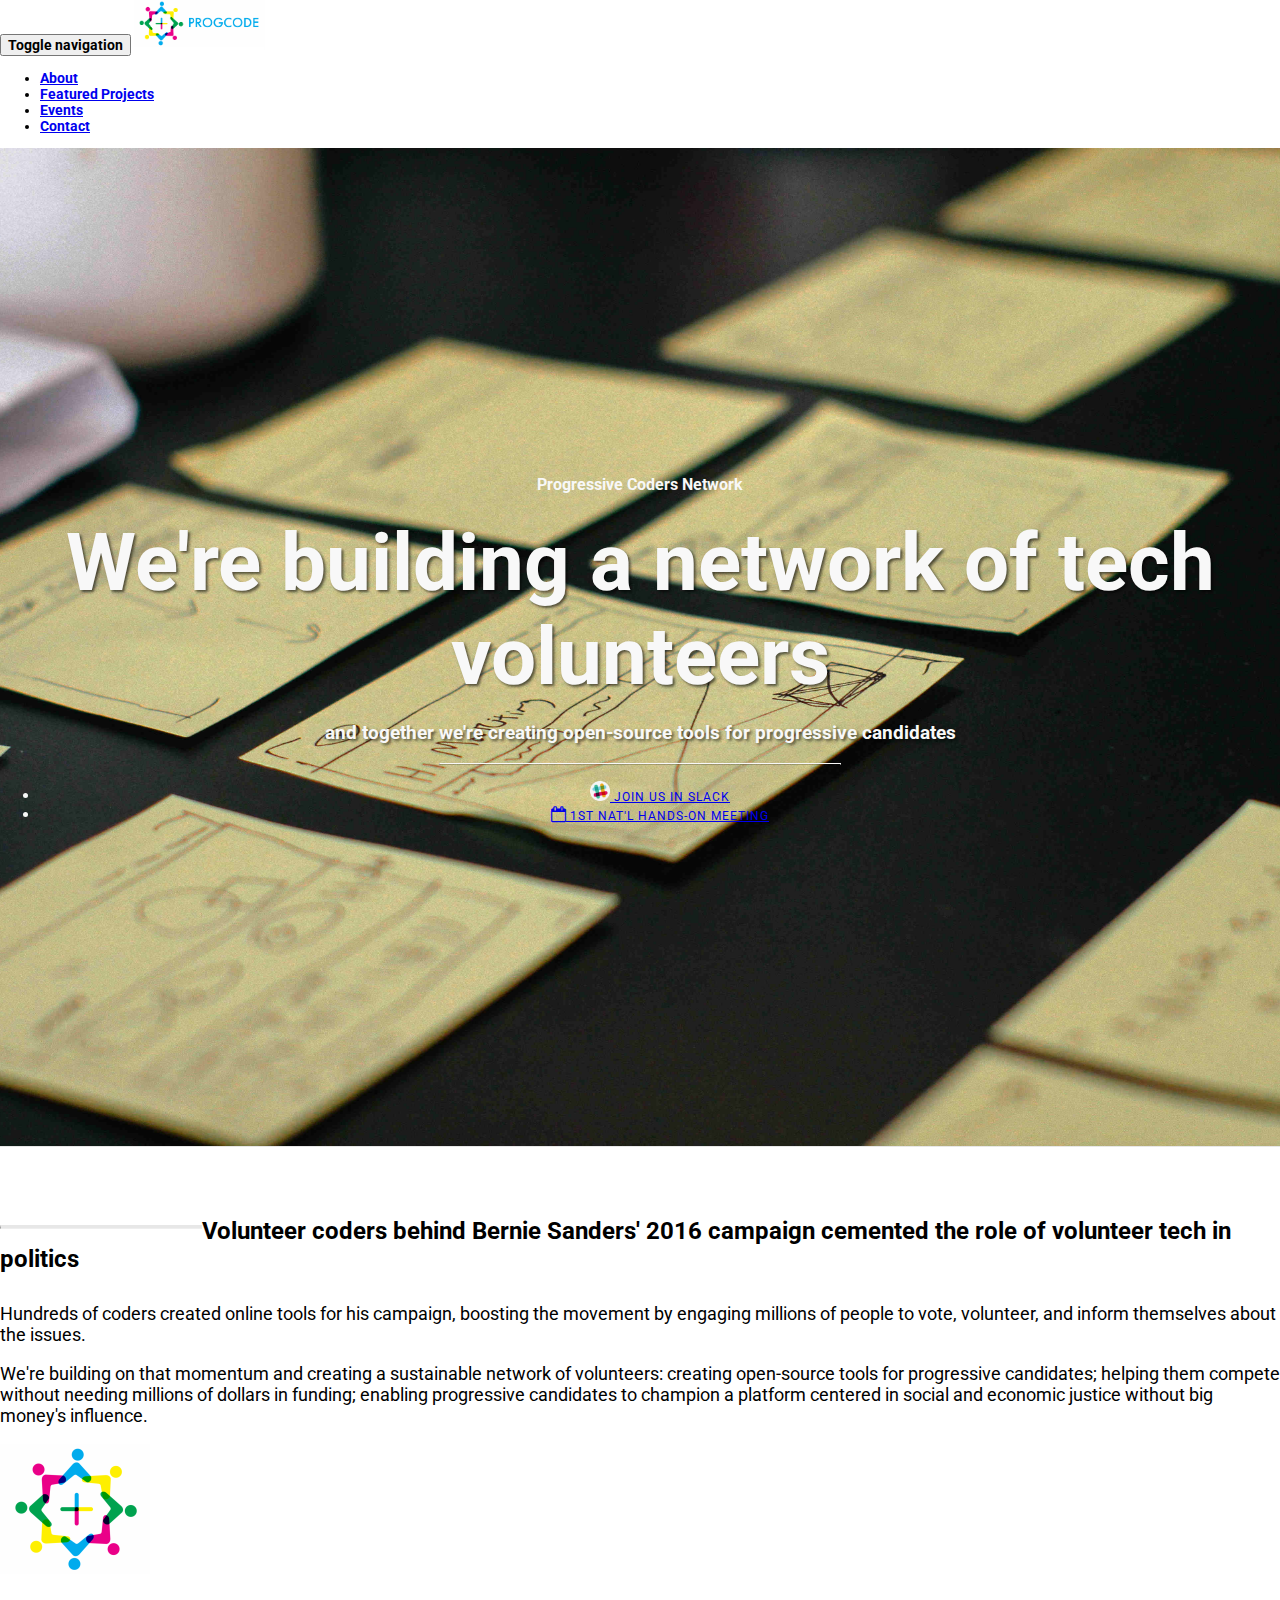
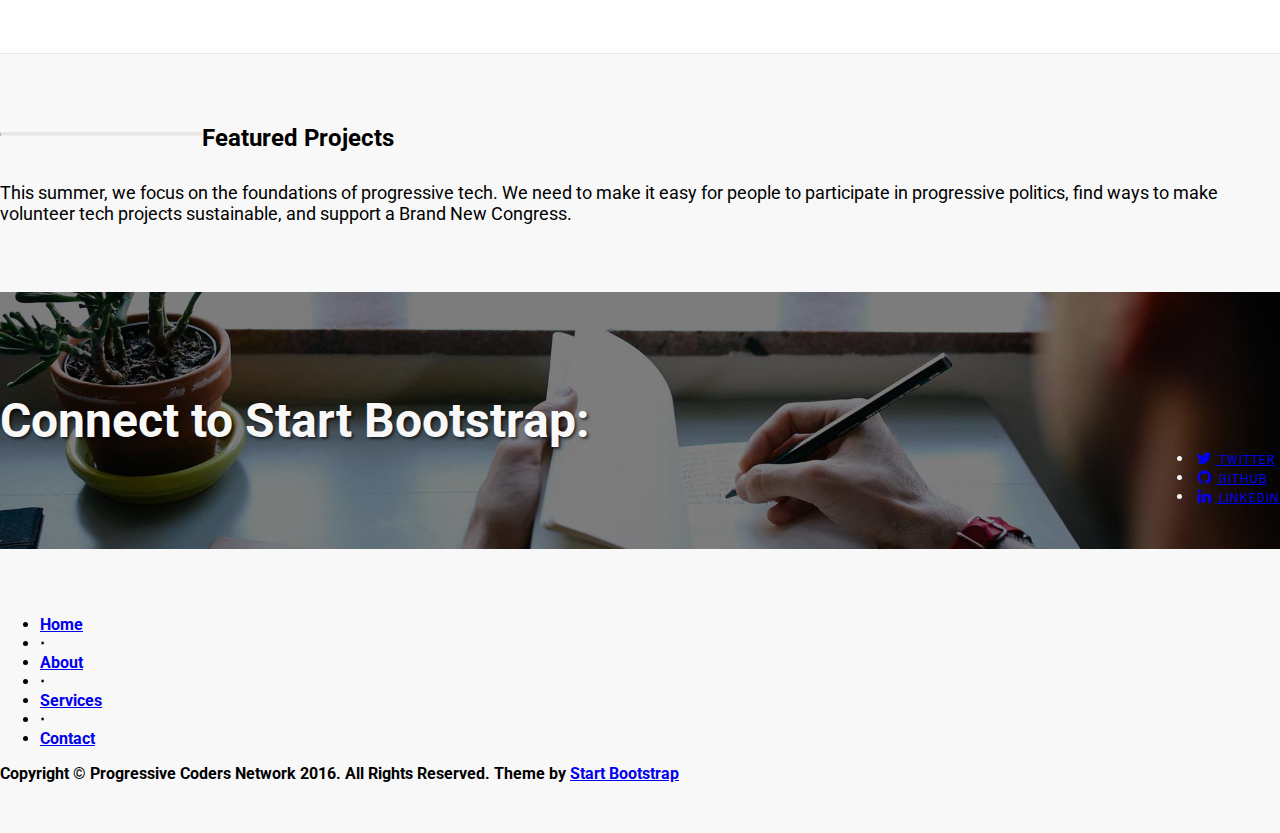
<file: index.html>
<!DOCTYPE html>
<html lang="en">

<head>

    <meta charset="utf-8">
    <meta http-equiv="X-UA-Compatible" content="IE=edge">
    <meta name="viewport" content="width=device-width, initial-scale=1">
    <meta name="description" content="">
    <meta name="author" content="">

    <title>Progressive Coders Network</title>

    <!-- Bootstrap Core CSS -->
    <!-- <link href="css/bootstrap.min.css" rel="stylesheet"> -->

    <link rel="stylesheet" href="https://maxcdn.bootstrapcdn.com/bootstrap/3.3.6/css/bootstrap.min.css" integrity="sha384-1q8mTJOASx8j1Au+a5WDVnPi2lkFfwwEAa8hDDdjZlpLegxhjVME1fgjWPGmkzs7" crossorigin="anonymous">

    <!-- Custom CSS -->
    <link href="css/app.css" rel="stylesheet">

    <!-- Custom Fonts -->
    <link href="font-awesome/css/font-awesome.min.css" rel="stylesheet" type="text/css">

    <!-- HTML5 Shim and Respond.js IE8 support of HTML5 elements and media queries -->
    <!-- WARNING: Respond.js doesn't work if you view the page via file:// -->
    <!--[if lt IE 9]>
        <script src="https://oss.maxcdn.com/libs/html5shiv/3.7.0/html5shiv.js"></script>
        <script src="https://oss.maxcdn.com/libs/respond.js/1.4.2/respond.min.js"></script>
    <![endif]-->

</head>

<body>

    <!-- Navigation -->
    <nav class="navbar navbar-default navbar-fixed-top topnav" role="navigation">
        <div class="container topnav">
            <!-- Brand and toggle get grouped for better mobile display -->
            <div class="navbar-header">
                <button type="button" class="navbar-toggle" data-toggle="collapse" data-target="#bs-example-navbar-collapse-1">
                    <span class="sr-only">Toggle navigation</span>
                    <span class="icon-bar"></span>
                    <span class="icon-bar"></span>
                    <span class="icon-bar"></span>
                </button>
                <a class="navbar-brand topnav" href="#"><img src='./img/logo.png' /></a>
            </div>
            <!-- Collect the nav links, forms, and other content for toggling -->
            <div class="collapse navbar-collapse" id="bs-example-navbar-collapse-1">
                <ul class="nav navbar-nav navbar-right">
                    <li>
                        <a href="#about">About</a>
                    </li>
                    <li>
                        <a href="#projects">Featured Projects</a>
                    </li>
                    <li>
                        <a href="#events">Events</a>
                    </li>
                    <li>
                        <a href="#contact">Contact</a>
                    </li>
                </ul>
            </div>
            <!-- /.navbar-collapse -->
        </div>
        <!-- /.container -->
    </nav>


    <!-- Header -->
    <a name="about"></a>
    <div class="intro-header">
        <div class="container">

            <div class="row">
                <div class="col-lg-12">
                    <div class="intro-message">
                        <h4>Progressive Coders Network</h4>
                        <h1>We're building a network of tech volunteers</h1>
                        <h3>and together we're creating open-source tools for progressive candidates</h3>
                        <hr class="intro-divider">
                        <ul class="list-inline intro-social-buttons">
                          <li>
                              <a href="http://slack.progcode.co" class="btn btn-default btn-lg"><img src='./img/slack.png' height="20" width="20"> <span class="network-name">Join us in Slack</span></a>
                          </li>
                          <li>
                              <a href="https://actionnetwork.org/events/1st-progressive-coders-network-natl-hands-on-meeting" class="btn btn-default btn-lg"><i class="fa fa-calendar-o" aria-hidden="true"></i> <span class="network-name">1st Nat'l Hands-On Meeting</span></a>
                          </li>
                        </ul>
                    </div>
                </div>
            </div>

        </div>
        <!-- /.container -->

    </div>
    <div class="content-section-b">
        <div class="container">
          <div class="row">
            <div class="col-lg-2"></div>
            <div class="col-lg-8">
              <hr class="section-heading-spacer">
              <div class="clearfix"></div>
              <h2 class="section-heading">Volunteer coders behind Bernie Sanders' 2016 campaign cemented the role of volunteer tech in politics</h2>
              <p class="lead"> 
                Hundreds of coders created online tools for his campaign, boosting the movement 
                by engaging millions of people to vote, volunteer, and inform themselves about the issues. 
              </p>
              <p class="lead">
                We're building on that momentum and creating a sustainable network of volunteers: creating open-source tools
                for progressive candidates; helping them compete without needing millions of dollars in funding; enabling
                progressive candidates to champion a platform centered in social and economic justice without big money's influence.
              </p>
              <p class="text-center">
                <img src='./img/logo-only.png' />
              </p>
            </div>
          </div>
        </div>
    </div>
    <!-- /.intro-header -->

    <!-- Page Content -->

	<a  name="projects"></a>
    <!-- /.content-section-b -->

    <div id="projects-area" class="content-section-a">

        <div class="container">

            <div class="row">
                <div class="col-lg-8 col-sm-6">
                    <hr class="section-heading-spacer">
                    <div class="clearfix"></div>
                    <h2 class="section-heading">Featured Projects</h2>
                    <p class="lead">This summer, we focus on the foundations of progressive tech. We need to make it easy for people to participate in progressive politics, find ways to make volunteer tech projects sustainable, and support a Brand&nbsp;New&nbsp;Congress.</p>
                </div>
            </div>
            <div class="row" id="projects-container">
            </div>
        </div>
        <!-- /.container -->

    </div>
    <!-- /.content-section-a -->

	<a  name="contact"></a>
    <div class="banner">

        <div class="container">

            <div class="row">
                <div class="col-lg-6">
                    <h2>Connect to Start Bootstrap:</h2>
                </div>
                <div class="col-lg-6">
                    <ul class="list-inline banner-social-buttons">
                        <li>
                            <a href="https://twitter.com/SBootstrap" class="btn btn-default btn-lg"><i class="fa fa-twitter fa-fw"></i> <span class="network-name">Twitter</span></a>
                        </li>
                        <li>
                            <a href="https://github.com/IronSummitMedia/startbootstrap" class="btn btn-default btn-lg"><i class="fa fa-github fa-fw"></i> <span class="network-name">Github</span></a>
                        </li>
                        <li>
                            <a href="#" class="btn btn-default btn-lg"><i class="fa fa-linkedin fa-fw"></i> <span class="network-name">Linkedin</span></a>
                        </li>
                    </ul>
                </div>
            </div>

        </div>
        <!-- /.container -->

    </div>
    <!-- /.banner -->

    <!-- Footer -->
    <footer>
        <div class="container">
            <div class="row">
                <div class="col-lg-12">
                    <ul class="list-inline">
                        <li>
                            <a href="#">Home</a>
                        </li>
                        <li class="footer-menu-divider">&sdot;</li>
                        <li>
                            <a href="#about">About</a>
                        </li>
                        <li class="footer-menu-divider">&sdot;</li>
                        <li>
                            <a href="#services">Services</a>
                        </li>
                        <li class="footer-menu-divider">&sdot;</li>
                        <li>
                            <a href="#contact">Contact</a>
                        </li>
                    </ul>
                    <p class="copyright text-muted small">Copyright &copy; Progressive Coders Network 2016. All Rights Reserved. Theme by <a href='http://startbootstrap.com/' target='_blank'>Start Bootstrap</a></p>
                </div>
            </div>
        </div>
    </footer>

    <!-- jQuery -->
    <script src="js/jquery.js"></script>

    <!-- Bootstrap Core JavaScript -->
    <!-- <script src="js/bootstrap.min.js"></script> -->
    <script src="https://maxcdn.bootstrapcdn.com/bootstrap/3.3.6/js/bootstrap.min.js" integrity="sha384-0mSbJDEHialfmuBBQP6A4Qrprq5OVfW37PRR3j5ELqxss1yVqOtnepnHVP9aJ7xS" crossorigin="anonymous"></script>

    <script src="https://d3js.org/d3.v4.min.js"></script>
    <script type="text/javascript">
    var func = function(window, d3, $) {
      console.log("X", d3);
      d3.json("./data.json", function(data) {
        d3.select("#projects-container").selectAll(".project-content-container")
          .data(data)
          .enter()
          .append("div")
            .attr("class", "project-content-container col-lg-4 col-sm-6")
            .html(function(d) { return `
            <div class='project-item'>
              <div class='project-image' style='background-image: url(${d.site_image})'>
                <div class='spiel'>
                  <hr class='section-heading-spacer'>
                  <div class='clearfix'></div>
                  <p>${d.description}</p>
                </div>
              </div>
              <div class='project-details'>
                <div>
                  <span class='owner-image' style='background-image: url(${d.owner_image})'></span>
                  <h4><a href='${d.site_url}'>${d.name}</a></h4>
                  <h5><a href='${d.owner_url}'>${d.owner}</a></h5>
                </div>
                <div class='clearfix'></div>
                <div class='links-area'>
                  <a href='http://slack.progcode.co' 
                    data-toggle="tooltip" 
                    title="${d.channel}"
                    data-placement="top"
                    class='proj-links'><img src='./img/slack.png' height='20' width='20'></a>&nbsp;
                  <a href='${d.project_url}' 
                    data-toggle="tooltip" 
                    title="Contribute"
                    data-placement="top"
                    class='proj-links'><i class='fa fa-github fa-fw' aria-hidden='true'></i></a>
                </div>
              </div>
            </div>
            `});
            
        $(function () {
          $('[data-toggle="tooltip"]').tooltip()
        })
      });
      
    }(window, d3, jQuery);
    
    
    </script>
</body>

</html>
</file>
<file: css/app.css>
@import "https://fonts.googleapis.com/css?family=Roboto:300,400,700,900";
/*! normalize.css v4.1.1 | MIT License | github.com/necolas/normalize.css */
/**
 * 1. Change the default font family in all browsers (opinionated).
 * 2. Prevent adjustments of font size after orientation changes in IE and iOS.
 */
html {
  font-family: sans-serif;
  /* 1 */
  -ms-text-size-adjust: 100%;
  /* 2 */
  -webkit-text-size-adjust: 100%;
  /* 2 */ }

/**
 * Remove the margin in all browsers (opinionated).
 */
body {
  margin: 0; }

/* HTML5 display definitions
   ========================================================================== */
/**
 * Add the correct display in IE 9-.
 * 1. Add the correct display in Edge, IE, and Firefox.
 * 2. Add the correct display in IE.
 */
article,
aside,
details,
figcaption,
figure,
footer,
header,
main,
menu,
nav,
section,
summary {
  /* 1 */
  display: block; }

/**
 * Add the correct display in IE 9-.
 */
audio,
canvas,
progress,
video {
  display: inline-block; }

/**
 * Add the correct display in iOS 4-7.
 */
audio:not([controls]) {
  display: none;
  height: 0; }

/**
 * Add the correct vertical alignment in Chrome, Firefox, and Opera.
 */
progress {
  vertical-align: baseline; }

/**
 * Add the correct display in IE 10-.
 * 1. Add the correct display in IE.
 */
template,
[hidden] {
  display: none; }

/* Links
   ========================================================================== */
/**
 * 1. Remove the gray background on active links in IE 10.
 * 2. Remove gaps in links underline in iOS 8+ and Safari 8+.
 */
a {
  background-color: transparent;
  /* 1 */
  -webkit-text-decoration-skip: objects;
  /* 2 */ }

/**
 * Remove the outline on focused links when they are also active or hovered
 * in all browsers (opinionated).
 */
a:active,
a:hover {
  outline-width: 0; }

/* Text-level semantics
   ========================================================================== */
/**
 * 1. Remove the bottom border in Firefox 39-.
 * 2. Add the correct text decoration in Chrome, Edge, IE, Opera, and Safari.
 */
abbr[title] {
  border-bottom: none;
  /* 1 */
  text-decoration: underline;
  /* 2 */
  text-decoration: underline dotted;
  /* 2 */ }

/**
 * Prevent the duplicate application of `bolder` by the next rule in Safari 6.
 */
b,
strong {
  font-weight: inherit; }

/**
 * Add the correct font weight in Chrome, Edge, and Safari.
 */
b,
strong {
  font-weight: bolder; }

/**
 * Add the correct font style in Android 4.3-.
 */
dfn {
  font-style: italic; }

/**
 * Correct the font size and margin on `h1` elements within `section` and
 * `article` contexts in Chrome, Firefox, and Safari.
 */
h1 {
  font-size: 2em;
  margin: 0.67em 0; }

/**
 * Add the correct background and color in IE 9-.
 */
mark {
  background-color: #ff0;
  color: #000; }

/**
 * Add the correct font size in all browsers.
 */
small {
  font-size: 80%; }

/**
 * Prevent `sub` and `sup` elements from affecting the line height in
 * all browsers.
 */
sub,
sup {
  font-size: 75%;
  line-height: 0;
  position: relative;
  vertical-align: baseline; }

sub {
  bottom: -0.25em; }

sup {
  top: -0.5em; }

/* Embedded content
   ========================================================================== */
/**
 * Remove the border on images inside links in IE 10-.
 */
img {
  border-style: none; }

/**
 * Hide the overflow in IE.
 */
svg:not(:root) {
  overflow: hidden; }

/* Grouping content
   ========================================================================== */
/**
 * 1. Correct the inheritance and scaling of font size in all browsers.
 * 2. Correct the odd `em` font sizing in all browsers.
 */
code,
kbd,
pre,
samp {
  font-family: monospace, monospace;
  /* 1 */
  font-size: 1em;
  /* 2 */ }

/**
 * Add the correct margin in IE 8.
 */
figure {
  margin: 1em 40px; }

/**
 * 1. Add the correct box sizing in Firefox.
 * 2. Show the overflow in Edge and IE.
 */
hr {
  box-sizing: content-box;
  /* 1 */
  height: 0;
  /* 1 */
  overflow: visible;
  /* 2 */ }

/* Forms
   ========================================================================== */
/**
 * 1. Change font properties to `inherit` in all browsers (opinionated).
 * 2. Remove the margin in Firefox and Safari.
 */
button,
input,
select,
textarea {
  font: inherit;
  /* 1 */
  margin: 0;
  /* 2 */ }

/**
 * Restore the font weight unset by the previous rule.
 */
optgroup {
  font-weight: bold; }

/**
 * Show the overflow in IE.
 * 1. Show the overflow in Edge.
 */
button,
input {
  /* 1 */
  overflow: visible; }

/**
 * Remove the inheritance of text transform in Edge, Firefox, and IE.
 * 1. Remove the inheritance of text transform in Firefox.
 */
button,
select {
  /* 1 */
  text-transform: none; }

/**
 * 1. Prevent a WebKit bug where (2) destroys native `audio` and `video`
 *    controls in Android 4.
 * 2. Correct the inability to style clickable types in iOS and Safari.
 */
button,
html [type="button"],
[type="reset"],
[type="submit"] {
  -webkit-appearance: button;
  /* 2 */ }

/**
 * Remove the inner border and padding in Firefox.
 */
button::-moz-focus-inner,
[type="button"]::-moz-focus-inner,
[type="reset"]::-moz-focus-inner,
[type="submit"]::-moz-focus-inner {
  border-style: none;
  padding: 0; }

/**
 * Restore the focus styles unset by the previous rule.
 */
button:-moz-focusring,
[type="button"]:-moz-focusring,
[type="reset"]:-moz-focusring,
[type="submit"]:-moz-focusring {
  outline: 1px dotted ButtonText; }

/**
 * Change the border, margin, and padding in all browsers (opinionated).
 */
fieldset {
  border: 1px solid #c0c0c0;
  margin: 0 2px;
  padding: 0.35em 0.625em 0.75em; }

/**
 * 1. Correct the text wrapping in Edge and IE.
 * 2. Correct the color inheritance from `fieldset` elements in IE.
 * 3. Remove the padding so developers are not caught out when they zero out
 *    `fieldset` elements in all browsers.
 */
legend {
  box-sizing: border-box;
  /* 1 */
  color: inherit;
  /* 2 */
  display: table;
  /* 1 */
  max-width: 100%;
  /* 1 */
  padding: 0;
  /* 3 */
  white-space: normal;
  /* 1 */ }

/**
 * Remove the default vertical scrollbar in IE.
 */
textarea {
  overflow: auto; }

/**
 * 1. Add the correct box sizing in IE 10-.
 * 2. Remove the padding in IE 10-.
 */
[type="checkbox"],
[type="radio"] {
  box-sizing: border-box;
  /* 1 */
  padding: 0;
  /* 2 */ }

/**
 * Correct the cursor style of increment and decrement buttons in Chrome.
 */
[type="number"]::-webkit-inner-spin-button,
[type="number"]::-webkit-outer-spin-button {
  height: auto; }

/**
 * 1. Correct the odd appearance in Chrome and Safari.
 * 2. Correct the outline style in Safari.
 */
[type="search"] {
  -webkit-appearance: textfield;
  /* 1 */
  outline-offset: -2px;
  /* 2 */ }

/**
 * Remove the inner padding and cancel buttons in Chrome and Safari on OS X.
 */
[type="search"]::-webkit-search-cancel-button,
[type="search"]::-webkit-search-decoration {
  -webkit-appearance: none; }

/**
 * Correct the text style of placeholders in Chrome, Edge, and Safari.
 */
::-webkit-input-placeholder {
  color: inherit;
  opacity: 0.54; }

/**
 * 1. Correct the inability to style clickable types in iOS and Safari.
 * 2. Change font properties to `inherit` in Safari.
 */
::-webkit-file-upload-button {
  -webkit-appearance: button;
  /* 1 */
  font: inherit;
  /* 2 */ }

/*!
 * Start Bootstrap - Landing Page Bootstrap Theme (http://startbootstrap.com)
 * Code licensed under the Apache License v2.0.
 * For details, see http://www.apache.org/licenses/LICENSE-2.0.
 */
body,
html {
  width: 100%;
  height: 100%; }

body,
h1,
h2,
h3,
h4,
h5,
h6 {
  font-family: "Lato","Helvetica Neue",Helvetica,Arial,sans-serif;
  font-weight: 700; }

.topnav {
  font-size: 14px; }

.lead {
  font-size: 18px;
  font-weight: 400; }

.intro-header {
  padding-top: 50px;
  /* If you're making other pages, make sure there is 50px of padding to make sure the navbar doesn't overlap content! */
  padding-bottom: 50px;
  text-align: center;
  color: #f8f8f8;
  background: url(../img/intro-bg.jpg) no-repeat center center;
  background-size: cover; }

.intro-message {
  position: relative;
  padding-top: 20%;
  padding-bottom: 20%; }

.intro-message > h1 {
  margin: 0;
  text-shadow: 2px 2px 3px rgba(0, 0, 0, 0.6);
  font-size: 5em; }

.intro-divider {
  width: 400px;
  border-top: 1px solid #f8f8f8;
  border-bottom: 1px solid rgba(0, 0, 0, 0.2); }

.intro-message > h3 {
  text-shadow: 2px 2px 3px rgba(0, 0, 0, 0.6); }

@media (max-width: 767px) {
  .intro-message {
    padding-bottom: 15%; }

  .intro-message > h1 {
    font-size: 3em; }

  ul.intro-social-buttons > li {
    display: block;
    margin-bottom: 20px;
    padding: 0; }

  ul.intro-social-buttons > li:last-child {
    margin-bottom: 0; }

  .intro-divider {
    width: 100%; } }
.network-name {
  text-transform: uppercase;
  font-size: 14px;
  font-weight: 400;
  letter-spacing: 2px; }

.content-section-a {
  padding: 50px 0;
  background-color: #f8f8f8; }

.content-section-b {
  padding: 50px 0;
  border-top: 1px solid #e7e7e7;
  border-bottom: 1px solid #e7e7e7; }

.section-heading {
  margin-bottom: 30px; }

.section-heading-spacer {
  float: left;
  width: 200px;
  border-top: 3px solid #e7e7e7; }

.banner {
  padding: 100px 0;
  color: #f8f8f8;
  background: url(../img/banner-bg.jpg) no-repeat center center;
  background-size: cover; }

.banner h2 {
  margin: 0;
  text-shadow: 2px 2px 3px rgba(0, 0, 0, 0.6);
  font-size: 3em; }

.banner ul {
  margin-bottom: 0; }

.banner-social-buttons {
  float: right;
  margin-top: 0; }

@media (max-width: 1199px) {
  ul.banner-social-buttons {
    float: left;
    margin-top: 15px; } }
@media (max-width: 767px) {
  .banner h2 {
    margin: 0;
    text-shadow: 2px 2px 3px rgba(0, 0, 0, 0.6);
    font-size: 3em; }

  ul.banner-social-buttons > li {
    display: block;
    margin-bottom: 20px;
    padding: 0; }

  ul.banner-social-buttons > li:last-child {
    margin-bottom: 0; } }
footer {
  padding: 50px 0;
  background-color: #f8f8f8; }

p.copyright {
  margin: 15px 0 0; }

body,
h1,
h2,
h3,
h4,
h5,
h6,
.h1,
.h2,
.h3,
.h4,
.h5,
.h6 {
  font-family: "Roboto", Helvetica, Arial, sans-serif !important; }

.bg-image, div#projects-area .project-content-container .project-item .project-image, div#projects-area .project-content-container .project-item .project-details .owner-image {
  background-repeat: no-repeat;
  background-size: cover;
  background-position: center center; }

.network-name {
  text-transform: uppercase;
  font-size: 12px;
  font-weight: 400;
  letter-spacing: 1px; }

nav.navbar-default {
  background-color: white; }
  nav.navbar-default a.navbar-brand {
    padding: 0; }
    nav.navbar-default a.navbar-brand img {
      height: 50px; }

.tooltip > .tooltip-inner {
  white-space: nowrap; }

div#projects-area .project-content-container:hover .project-item .project-image .spiel {
  opacity: 1; }
div#projects-area .project-content-container .project-item {
  height: 260px;
  border-radius: 4px;
  margin-bottom: 30px;
  border: 1px solid #e9e9e9;
  box-shadow: 0 1px 1px rgba(0, 0, 0, 0.1); }
  div#projects-area .project-content-container .project-item .project-image {
    height: 180px;
    width: 100%; }
    div#projects-area .project-content-container .project-item .project-image .spiel {
      width: inherit;
      height: inherit;
      padding: 20px 20px 0;
      font-weight: normal;
      font-size: 16px;
      opacity: 0;
      line-height: 1.25;
      background-color: rgba(255, 255, 255, 0.85);
      transition: opacity 0.4s; }
      div#projects-area .project-content-container .project-item .project-image .spiel .section-heading-spacer {
        border-top-color: lightgray; }
  div#projects-area .project-content-container .project-item .project-details {
    padding: 5px;
    padding-bottom: 10px;
    font-weight: normal;
    position: relative; }
    div#projects-area .project-content-container .project-item .project-details .owner-image {
      height: 50px;
      width: 50px;
      display: inline-block;
      border-radius: 50px;
      float: left;
      margin-right: 5px; }
    div#projects-area .project-content-container .project-item .project-details h4, div#projects-area .project-content-container .project-item .project-details h4 a {
      font-weight: normal;
      margin-bottom: 5px; }
    div#projects-area .project-content-container .project-item .project-details h5, div#projects-area .project-content-container .project-item .project-details h5 a {
      margin: 0; }
    div#projects-area .project-content-container .project-item .project-details .links-area {
      position: absolute;
      right: 5px;
      top: 25px; }
      div#projects-area .project-content-container .project-item .project-details .links-area .proj-links {
        border-radius: 25px;
        border: 1px solid lightgray;
        display: inline-block;
        width: 25px;
        height: 25px;
        text-align: center;
        float: left;
        margin-left: 5px; }
        div#projects-area .project-content-container .project-item .project-details .links-area .proj-links i {
          font-size: 18px;
          margin-top: 3px;
          color: #333333; }

/*# sourceMappingURL=app.css.map */
</file>
